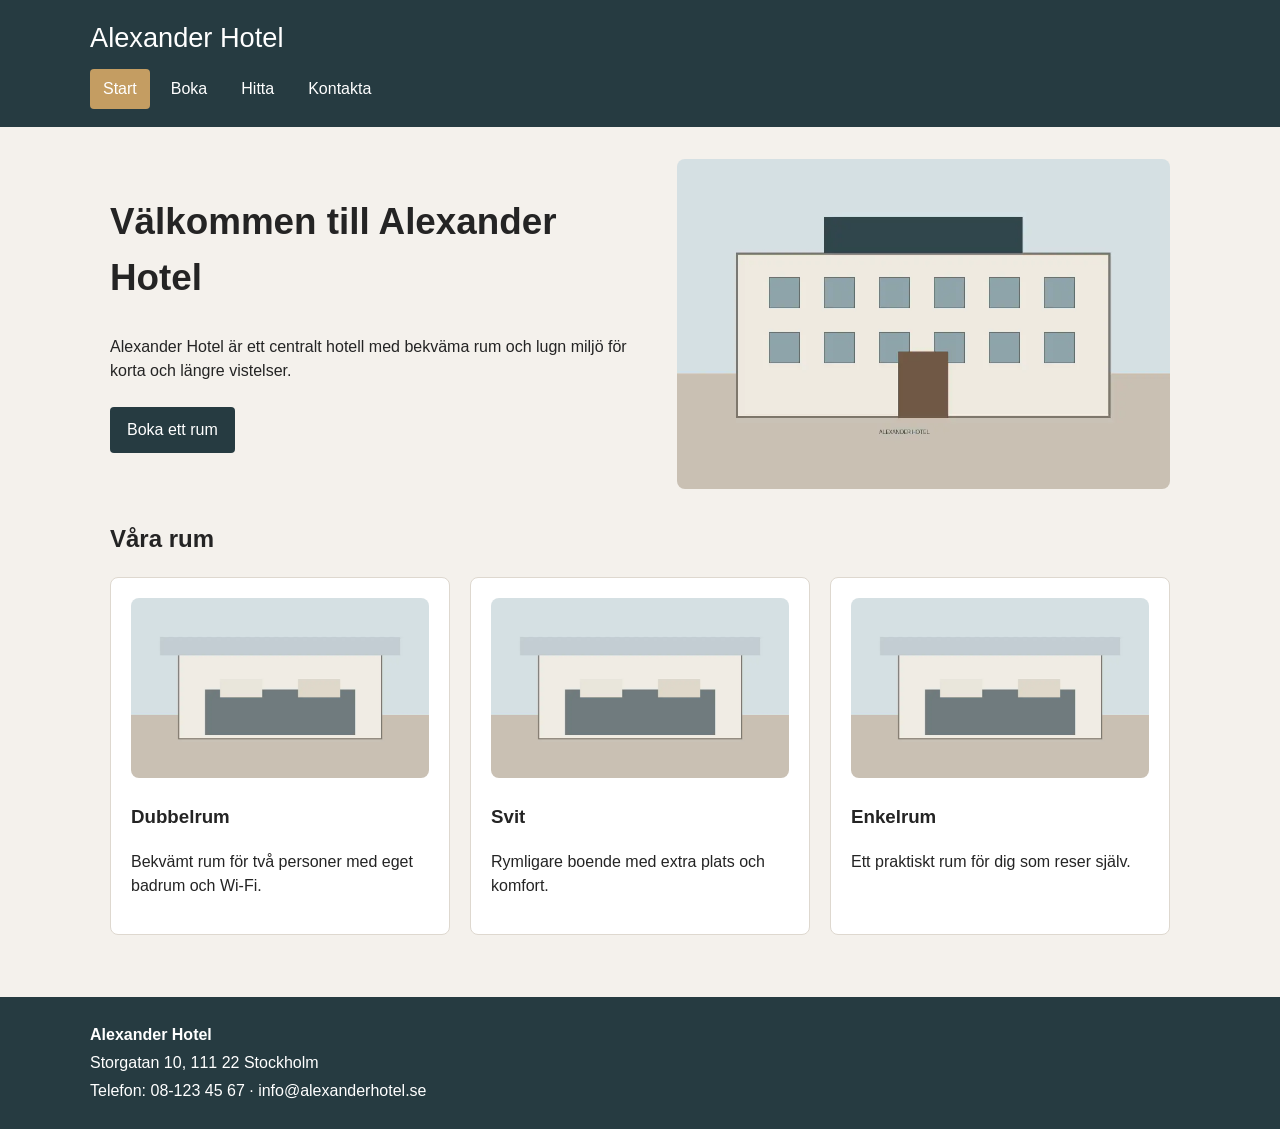
<file: index.html>
<!DOCTYPE html>
<html lang="sv">
<head>
<meta charset="UTF-8">
<meta name="viewport" content="width=device-width, initial-scale=1.0">
<meta name="description" content="Välkommen till Alexander Hotel och se våra rum.">
<title>Start – Alexander Hotel</title>
<link rel="stylesheet" href="styles.css">
</head>
<body>
<header><div class="header-inner">
<p class="logo">Alexander Hotel</p>
<nav aria-label="Huvudmeny"><ul><li><a class="active" href="index.html">Start</a></li><li><a class="" href="boka.html">Boka</a></li><li><a class="" href="hitta.html">Hitta</a></li><li><a class="" href="kontakta.html">Kontakta</a></li></ul></nav>
</div></header>
<main>
<section class="hero">
<div class="hero-text"><h1>Välkommen till Alexander Hotel</h1><p>Alexander Hotel är ett centralt hotell med bekväma rum och lugn miljö för korta och längre vistelser.</p><a class="button" href="boka.html">Boka ett rum</a></div>
<img class="hero-image" src="img/hotell.webp" alt="Alexander Hotel och hotellets entré">
</section>
<h2>Våra rum</h2>
<div class="cards">
<article class="card"><img src="img/rum.webp" alt="Bekvämt dubbelrum"><h3>Dubbelrum</h3><p>Bekvämt rum för två personer med eget badrum och Wi-Fi.</p></article>
<article class="card"><img src="img/rum.webp" alt="Rymlig svit"><h3>Svit</h3><p>Rymligare boende med extra plats och komfort.</p></article>
<article class="card"><img src="img/rum.webp" alt="Enkelrum"><h3>Enkelrum</h3><p>Ett praktiskt rum för dig som reser själv.</p></article>
</div>
</main>
<footer><div class="footer-inner">
<p><strong>Alexander Hotel</strong></p>
<p>Storgatan 10, 111 22 Stockholm</p>
<p>Telefon: 08-123 45 67 · info@alexanderhotel.se</p>
</div></footer>
</body></html>
</file>
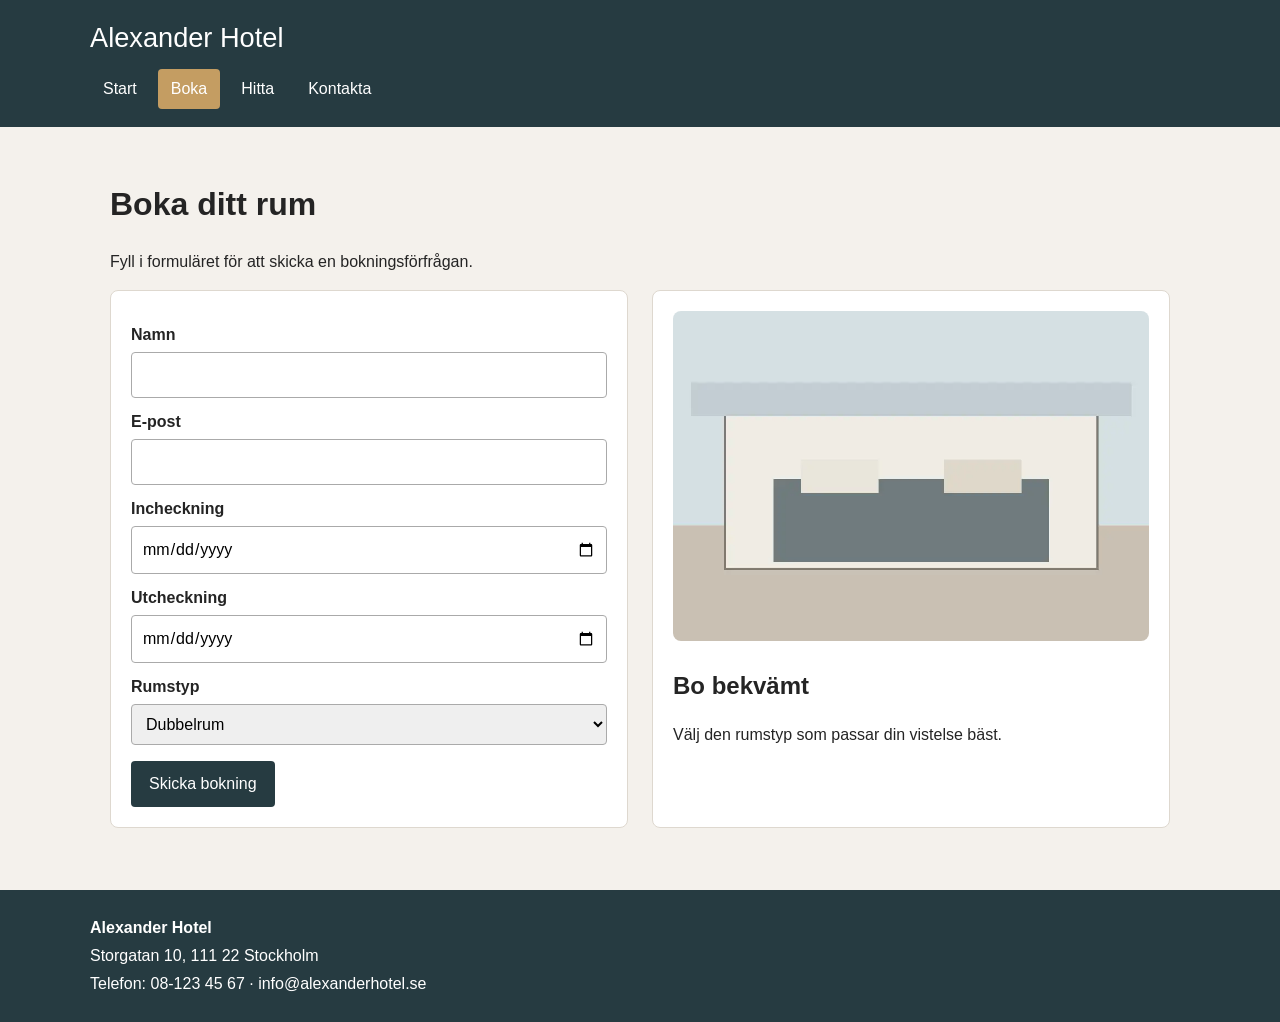
<file: boka.html>
<!DOCTYPE html>
<html lang="sv">
<head>
<meta charset="UTF-8">
<meta name="viewport" content="width=device-width, initial-scale=1.0">
<meta name="description" content="Boka ett rum på Alexander Hotel.">
<title>Boka – Alexander Hotel</title>
<link rel="stylesheet" href="styles.css">
</head>
<body>
<header><div class="header-inner">
<p class="logo">Alexander Hotel</p>
<nav aria-label="Huvudmeny"><ul><li><a class="" href="index.html">Start</a></li><li><a class="active" href="boka.html">Boka</a></li><li><a class="" href="hitta.html">Hitta</a></li><li><a class="" href="kontakta.html">Kontakta</a></li></ul></nav>
</div></header>
<main>
<h1>Boka ditt rum</h1><p>Fyll i formuläret för att skicka en bokningsförfrågan.</p>
<div class="form-layout">
<form action="#" method="post">
<label for="name">Namn</label><input id="name" name="name" type="text" required>
<label for="email">E-post</label><input id="email" name="email" type="email" required>
<label for="arrival">Incheckning</label><input id="arrival" name="arrival" type="date" required>
<label for="departure">Utcheckning</label><input id="departure" name="departure" type="date" required>
<label for="room">Rumstyp</label><select id="room" name="room"><option>Dubbelrum</option><option>Svit</option><option>Enkelrum</option></select>
<button type="submit">Skicka bokning</button>
</form>
<div class="info-box"><img class="hero-image" src="img/rum.webp" alt="Hotellrum på Alexander Hotel"><h2>Bo bekvämt</h2><p>Välj den rumstyp som passar din vistelse bäst.</p></div>
</div>
</main>
<footer><div class="footer-inner">
<p><strong>Alexander Hotel</strong></p>
<p>Storgatan 10, 111 22 Stockholm</p>
<p>Telefon: 08-123 45 67 · info@alexanderhotel.se</p>
</div></footer>
</body></html>
</file>
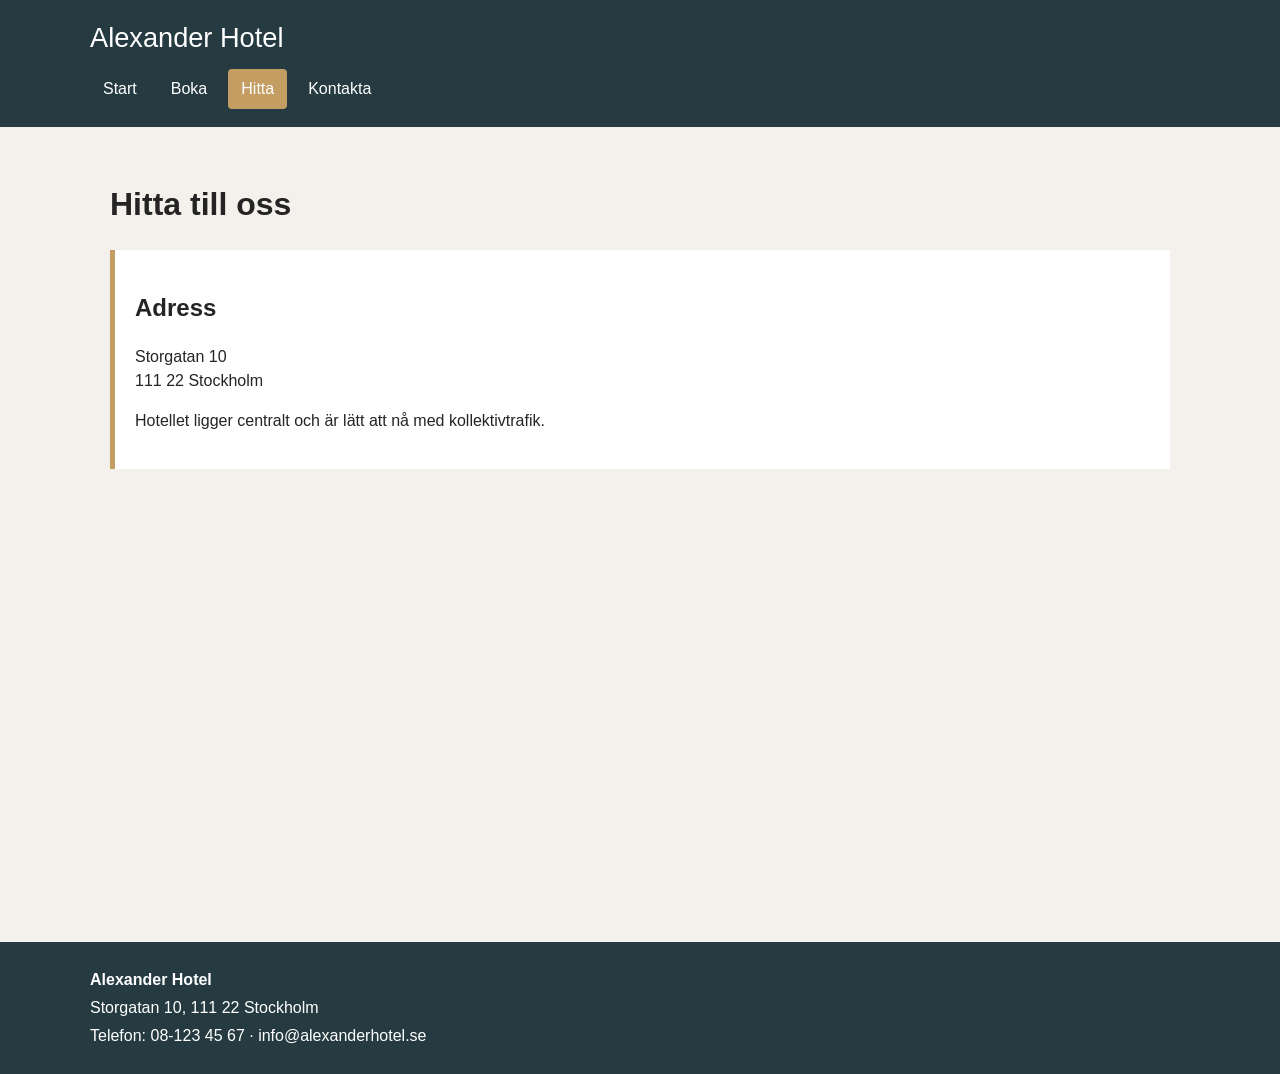
<file: hitta.html>
<!DOCTYPE html>
<html lang="sv">
<head>
<meta charset="UTF-8">
<meta name="viewport" content="width=device-width, initial-scale=1.0">
<meta name="description" content="Hitta till Alexander Hotel i Stockholm.">
<title>Hitta – Alexander Hotel</title>
<link rel="stylesheet" href="styles.css">
</head>
<body>
<header><div class="header-inner">
<p class="logo">Alexander Hotel</p>
<nav aria-label="Huvudmeny"><ul><li><a class="" href="index.html">Start</a></li><li><a class="" href="boka.html">Boka</a></li><li><a class="active" href="hitta.html">Hitta</a></li><li><a class="" href="kontakta.html">Kontakta</a></li></ul></nav>
</div></header>
<main>
<h1>Hitta till oss</h1>
<div class="address"><h2>Adress</h2><p>Storgatan 10<br>111 22 Stockholm</p><p>Hotellet ligger centralt och är lätt att nå med kollektivtrafik.</p></div>
<iframe class="map" title="Karta till Alexander Hotel" src="https://www.google.com/maps?q=Storgatan%2010%2C%2011122%20Stockholm&output=embed" loading="lazy"></iframe>
</main>
<footer><div class="footer-inner">
<p><strong>Alexander Hotel</strong></p>
<p>Storgatan 10, 111 22 Stockholm</p>
<p>Telefon: 08-123 45 67 · info@alexanderhotel.se</p>
</div></footer>
</body></html>
</file>
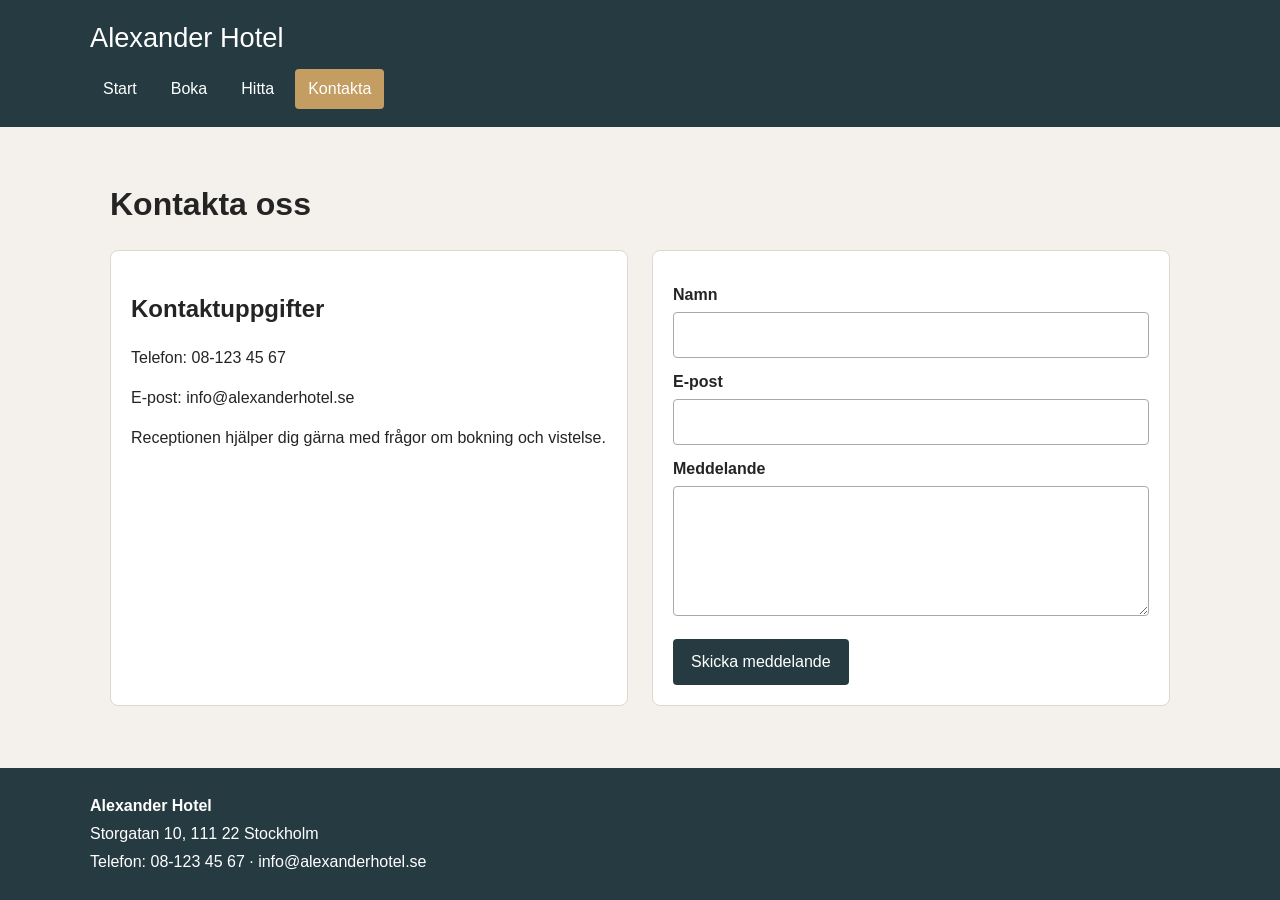
<file: kontakta.html>
<!DOCTYPE html>
<html lang="sv">
<head>
<meta charset="UTF-8">
<meta name="viewport" content="width=device-width, initial-scale=1.0">
<meta name="description" content="Kontakta Alexander Hotel med telefon, e-post eller formulär.">
<title>Kontakta – Alexander Hotel</title>
<link rel="stylesheet" href="styles.css">
</head>
<body>
<header><div class="header-inner">
<p class="logo">Alexander Hotel</p>
<nav aria-label="Huvudmeny"><ul><li><a class="" href="index.html">Start</a></li><li><a class="" href="boka.html">Boka</a></li><li><a class="" href="hitta.html">Hitta</a></li><li><a class="active" href="kontakta.html">Kontakta</a></li></ul></nav>
</div></header>
<main>
<h1>Kontakta oss</h1>
<div class="form-layout">
<div class="info-box"><h2>Kontaktuppgifter</h2><p>Telefon: 08-123 45 67</p><p>E-post: info@alexanderhotel.se</p><p>Receptionen hjälper dig gärna med frågor om bokning och vistelse.</p></div>
<form action="#" method="post">
<label for="contact-name">Namn</label><input id="contact-name" name="contact-name" type="text" required>
<label for="contact-email">E-post</label><input id="contact-email" name="contact-email" type="email" required>
<label for="message">Meddelande</label><textarea id="message" name="message" required></textarea>
<button type="submit">Skicka meddelande</button>
</form>
</div>
</main>
<footer><div class="footer-inner">
<p><strong>Alexander Hotel</strong></p>
<p>Storgatan 10, 111 22 Stockholm</p>
<p>Telefon: 08-123 45 67 · info@alexanderhotel.se</p>
</div></footer>
</body></html>
</file>
<file: styles.css>
*{box-sizing:border-box}
body{margin:0;font-family:Arial,sans-serif;background:#f4f1ec;color:#242424;line-height:1.5}
header{background:#263b41;color:#fff;padding:18px 5%}
.header-inner,main,.footer-inner{max-width:1100px;margin:auto}
.logo{margin:0 0 10px;font-size:1.7rem}
nav ul{list-style:none;display:flex;flex-wrap:wrap;gap:8px;margin:0;padding:0}
nav a{display:block;color:#fff;text-decoration:none;padding:8px 13px;border-radius:4px}
nav a:hover,nav a.active{background:#c49d62}
main{padding:32px 20px}
.hero{display:grid;grid-template-columns:1.1fr 1fr;gap:24px;align-items:center;margin-bottom:32px}
.hero-image,.card img{width:100%;object-fit:cover;border-radius:8px}
.hero-image{height:330px}
.hero-text h1{margin-top:0;font-size:2.3rem}
.button{display:inline-block;background:#263b41;color:#fff;text-decoration:none;padding:11px 17px;border-radius:4px;margin-top:8px}
.cards{display:grid;grid-template-columns:repeat(3,1fr);gap:20px}
.card,form,.info-box{background:#fff;padding:20px;border-radius:8px;border:1px solid #ded8cf}
.card img{height:180px}
.form-layout{display:grid;grid-template-columns:1fr 1fr;gap:24px}
label{display:block;font-weight:700;margin-top:12px}
input,select,textarea{width:100%;padding:10px;margin-top:5px;border:1px solid #aaa;border-radius:4px;font:inherit}
textarea{min-height:130px;resize:vertical}
button{border:0;background:#263b41;color:#fff;padding:11px 18px;border-radius:4px;margin-top:16px;cursor:pointer;font:inherit}
.address{background:#fff;padding:20px;border-left:5px solid #c49d62}
.map{width:100%;height:380px;border:0;border-radius:8px;margin-top:24px}
footer{background:#263b41;color:#fff;padding:22px 20px;margin-top:30px}
footer p{margin:4px 0}
@media(max-width:800px){.hero,.form-layout,.cards{grid-template-columns:1fr}.hero-image{height:250px}}
@media(max-width:560px){header{padding:16px}nav ul{flex-direction:column}nav a{width:100%}main{padding:24px 14px}.hero-text h1{font-size:1.9rem}}
</file>
